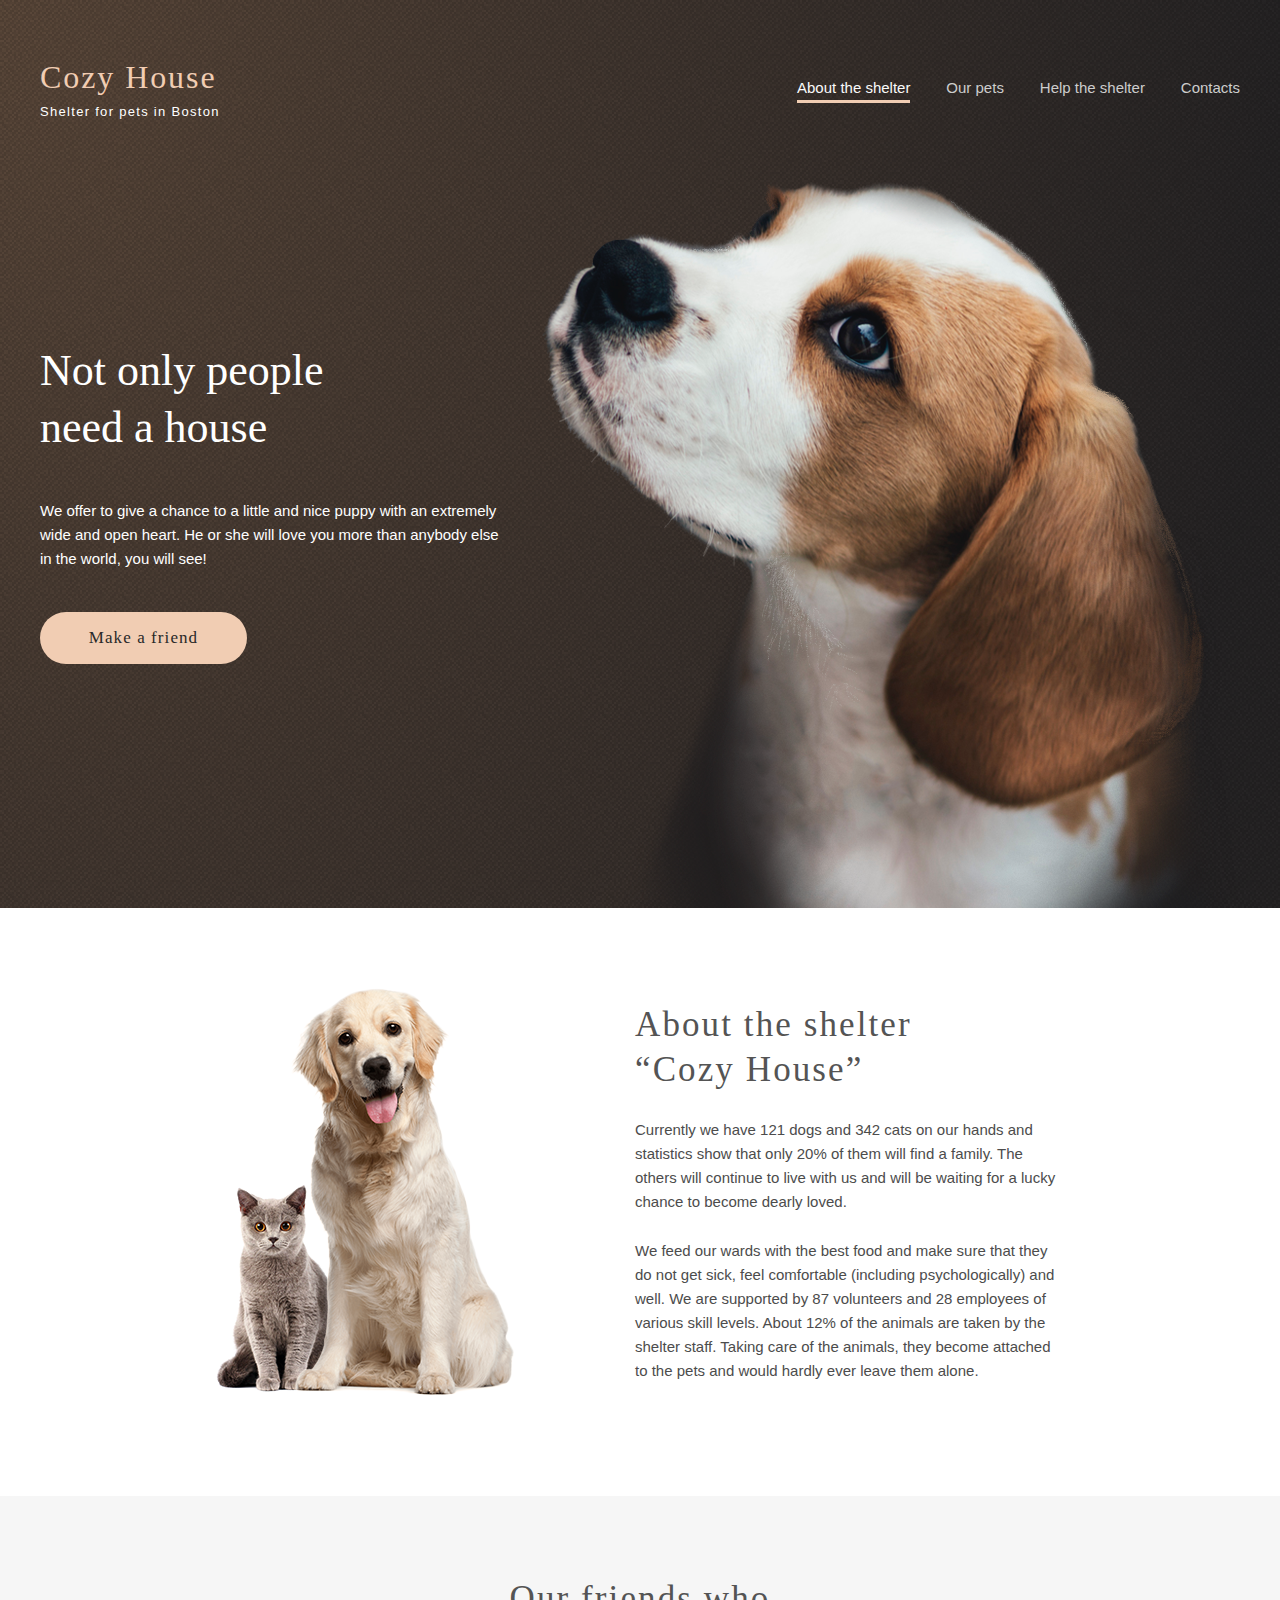
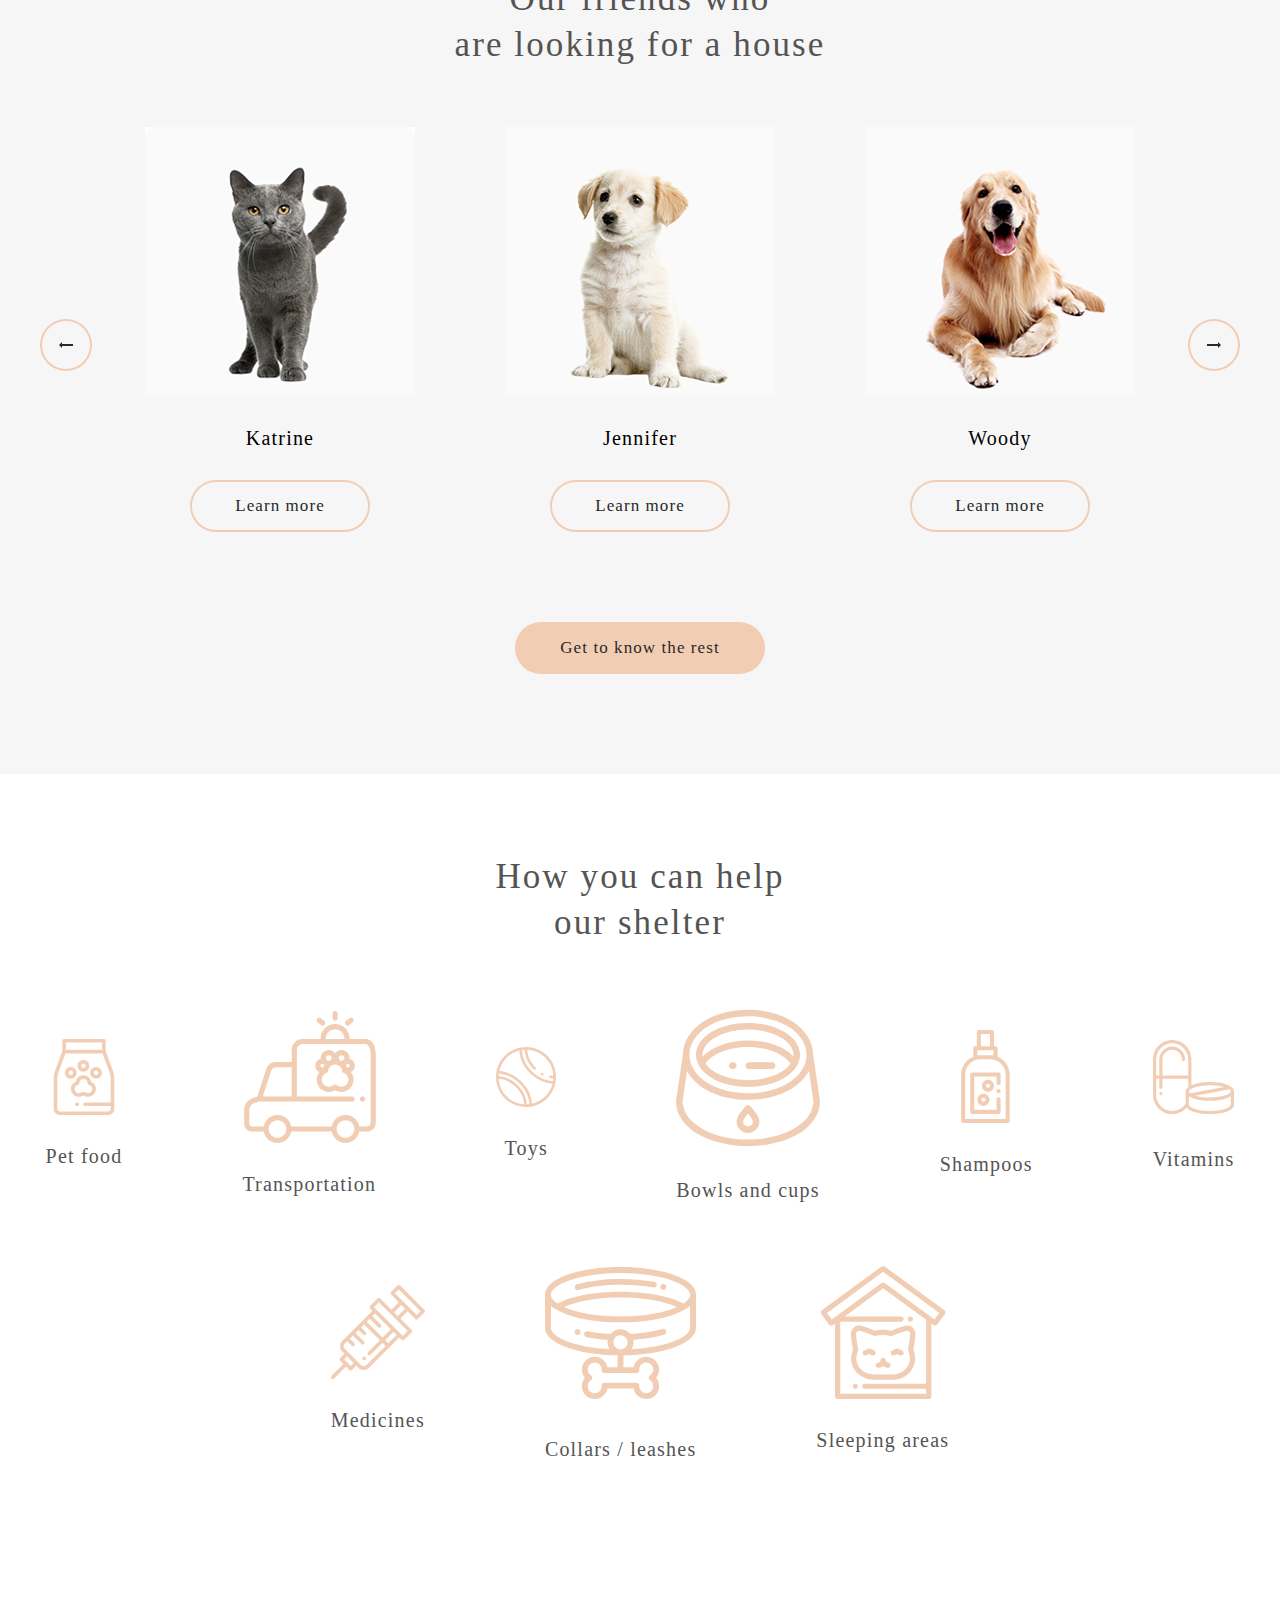
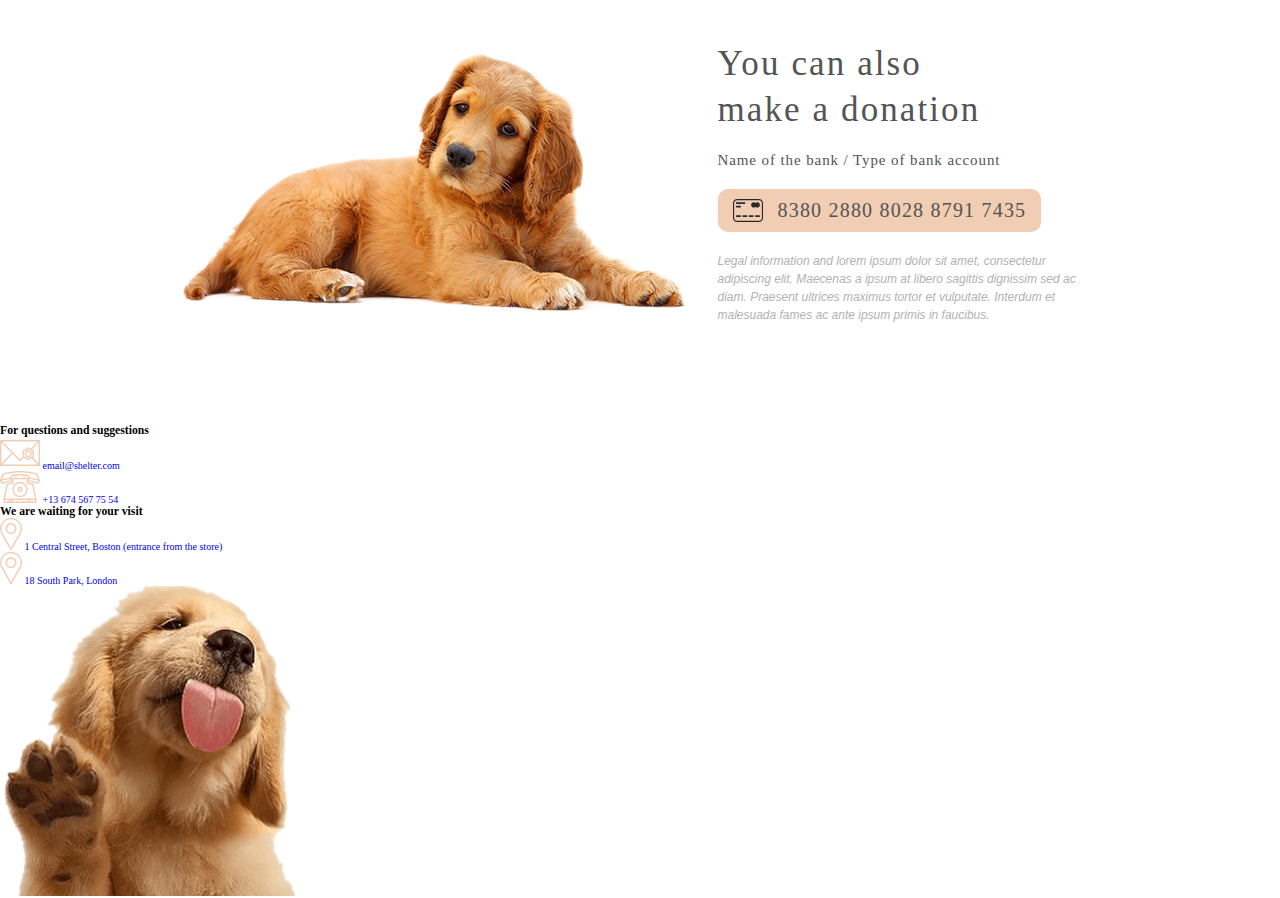
<file: pages/main/index.html>
<!DOCTYPE html>
<html lang="en">
<head>
    <meta charset="UTF-8">
    <meta name="viewport" content="width=device-width, initial-scale=1.0">
    <link rel="stylesheet" href="style.css">
    <title>Document</title>
</head>
<body>

    <div class="first_screen">
        <header>
            <div class="header_wrapper">
                <div class="logo_wrapper">
                    <h1 class="logo_title">Cozy House</h1>
                    <p class="logo_subtitle">Shelter for pets in Boston</p>
                </div>
        
                <nav class="nav_wrapper">
                    <ul class="nav_menu">
                        <li><a id="active_link" href="#">About the shelter</a></li>
                        <li><a href="#">Our pets</a></li>
                        <li><a href="#">Help the shelter</a></li>
                        <li><a href="#">Contacts</a></li>
                    </ul>
                </nav>
            </div>
        </header>

        <div class="first_screen_content">
            <div class="first_screen_text">
                <h2>Not only people need a house</h2>
                <p>We offer to give a chance to a little and nice puppy with an extremely wide and open heart. He or she will love you more than anybody else in the world, you will see!</p>
                <button class="first_screen_button">Make a friend</button>
            </div>
            <img src="assets/images/start-screen-puppy.png" alt="puppy">
        </div>        
    </div>

    <div class="about">
        <div class="about_content">
            <img src="assets/images/about-pets.png" alt="about-pets">
            <div class="about_text">
                <h2>About the shelter<br>“Cozy House”</h2>
                <p>Currently we have 121 dogs and 342 cats on our hands and statistics show that only 20% of them will find a family. The others will continue to live with us and will be waiting for a lucky chance to become dearly loved.</p>
                <p>We feed our wards with the best food and make sure that they do not get sick, feel comfortable (including psychologically) and well. We are supported by 87 volunteers and 28 employees of various skill levels. About 12% of the animals are taken by the shelter staff. Taking care of the animals, they become attached to the pets and would hardly ever leave them alone.</p>
            </div>
        </div>
    </div>

    <div class="pets">
        <div class="wrapper">
            <div class="pets_wrapper">
                
                <h3 class="pets_title">
                    <span>Our friends who</span>
                    <span>are looking for a house</span>
                </h3>

                <div class="pets_content">
                    <button class="slider_button">
                        <img src="assets/svg/Arrow.svg" alt="Left arrow">
                    </button>

                    <div class="pets_cards">
                        <div class="pets_card">
                            <img src="assets/images/pets/pets-katrine.png" alt="pets Katrine" class="pets_card-image">
                            <div class="pets_card-content">
                                <h4 class="pets_card-title">Katrine</h4>
                                <button class="pets_card-button">Learn more</button>
                            </div>
                        </div>

                        <div class="pets_card">
                            <img src="assets/images/pets/pets-jennifer.png" alt="pets Jennifer" class="pets_card-image">
                            <div class="pets_card-content">
                                <h4 class="pets_card-title">Jennifer</h4>
                                <button class="pets_card-button">Learn more</button>
                            </div>
                        </div>

                        <div class="pets_card">
                            <img src="assets/images/pets/pets-woody.png" alt="pets Woody" class="pets_card-image">
                            <div class="pets_card-content">
                                <h4 class="pets_card-title">Woody</h4>
                                <button class="pets_card-button">Learn more</button>
                            </div>
                        </div>
                    </div>

                    <button class="slider_button_reverted">
                        <img src="assets/svg/Arrow.svg" alt="Right arrow">
                    </button>
                </div>

                <button class="pets_button">
                    Get to know the rest
                </button>
                
            </div>            
        </div>  
    </div>

    <div class="help">
        <div class="help_wrapper wrapper">
            <h3 class="help_title">
                <span>How you can help</span>
                <span>our shelter</span>
            </h3>

            <div class="help_content">
                <div class="help_item">
                    <img src="assets/svg/pet-food.svg" alt="Pet food" class="help_item-icon">
                    <h4 class="help_item-title">Pet food</h4>
                </div>
                <div class="help_item">
                    <img src="assets/svg/transportation.svg" alt="Transportation" class="help_item-icon">
                    <h4 class="help_item-title">Transportation</h4>
                </div>
                <div class="help_item">
                    <img src="assets/svg/toys.svg" alt="Toys" class="help_item-icon">
                    <h4 class="help_item-title">Toys</h4>
                </div>
                <div class="help_item">
                    <img src="assets/svg/bowls-and-cups.svg" alt="Bowls and cups" class="help_item-icon">
                    <h4 class="help_item-title">Bowls and cups</h4>
                </div>
                <div class="help_item">
                    <img src="assets/svg/shampoos.svg" alt="Shampoos" class="help_item-icon">
                    <h4 class="help_item-title">Shampoos</h4>
                </div>
                <div class="help_item">
                    <img src="assets/svg/vitamins.svg" alt="Vitamins" class="help_item-icon">
                    <h4 class="help_item-title">Vitamins</h4>
                </div>
                <div class="help_item">
                    <img src="assets/svg/medicines.svg" alt="Medicines" class="help_item-icon">
                    <h4 class="help_item-title">Medicines</h4>
                </div>
                <div class="help_item">
                    <img src="assets/svg/collars-or-leashes.svg" alt="Collars or leashes" class="help_item-icon">
                    <h4 class="help_item-title">Collars / leashes</h4>
                </div>
                <div class="help_item">
                    <img src="assets/svg/sleeping-area.svg" alt="Sleeping areas" class="help_item-icon">
                    <h4 class="help_item-title">Sleeping areas</h4>
                </div>
            </div>
        </div>
    </div>

    <div class="donation">
        <div class="donation_wrapper">
            <div class="img_wrapper">
                <img src="assets/images/donation-dog.png" alt="Donation dog" class="donation_dog">
            </div>

            <div class="donation_content">
                    <h3 class="donation_title">
                       <span>You can also</span> 
                       <span>make a donation</span>
                    </h3>
                    <h5 class="donation_subtitle">Name of the bank / Type of bank account</h5>
                    <div class="donation_payment">
                        <img src="assets/svg/credit-card.svg" alt="Credit card icon" class="donation_card-img">
                        <a class="donation_card-number" href="#">8380 2880 8028 8791 7435</a>
                    </div>
                    <p class="donation_description">Legal information and lorem ipsum dolor sit amet, consectetur adipiscing elit. Maecenas a ipsum at libero sagittis dignissim sed ac diam. Praesent ultrices maximus tortor et vulputate. Interdum et malesuada fames ac ante ipsum primis in faucibus.</p>
            </div>
        </div>
    </div>

    <footer>
        <div class="footer_wrapper">
            <div class="footer_wrapper-content">
                <div class="column_one">
                    <h3 class="column_one-title">
                        <span>For questions</span>
                        <span>and suggestions</span>
                    </h3>
                    <div class="email">
                        <img src="assets/svg/icon-email.svg" alt="Email" class="email_icon">
                        <a href="mailto:email@shelter.com" class="email_text">email@shelter.com</a>
                    </div>
                    <div class="telephone">
                        <img src="assets/svg/icon-phone.svg" alt="Telephone" class="telephone_icon">
                        <a href="tel:+13 674 567 75 54" class="telephone_number">+13 674 567 75 54</a>
                    </div>
                </div>

                <div class="column_two">
                    <h3 class="column_two-title">
                        <span>We are waiting</span>
                        <span>for your visit</span>
                    </h3>
                    <div class="boston_address">
                        <img src="assets/svg/icon-marker.svg" alt="Marker" class="marker_icon">
                        <a href="https://goo.gl/maps/2T1tpUrZtrq83DUg8" class="boston_address-text"><span>1 Central Street, Boston</span>
                        <span>(entrance from the store)</span></a>
                    </div>
                    <div class="london_address">
                        <img src="assets/svg/icon-marker.svg" alt="Marker" class="marker_icon">
                        <a href="https://goo.gl/maps/kdRCTdxn8ttC45ZD8" class="london_address-text">18 South Park, London </a>
                    </div>                    
                </div>
                <img src="assets/images/footer-puppy.png" alt="Puppy" class="footer_puppy">
            </div>
        </div>
    </footer>
</body>
</html>
</file>
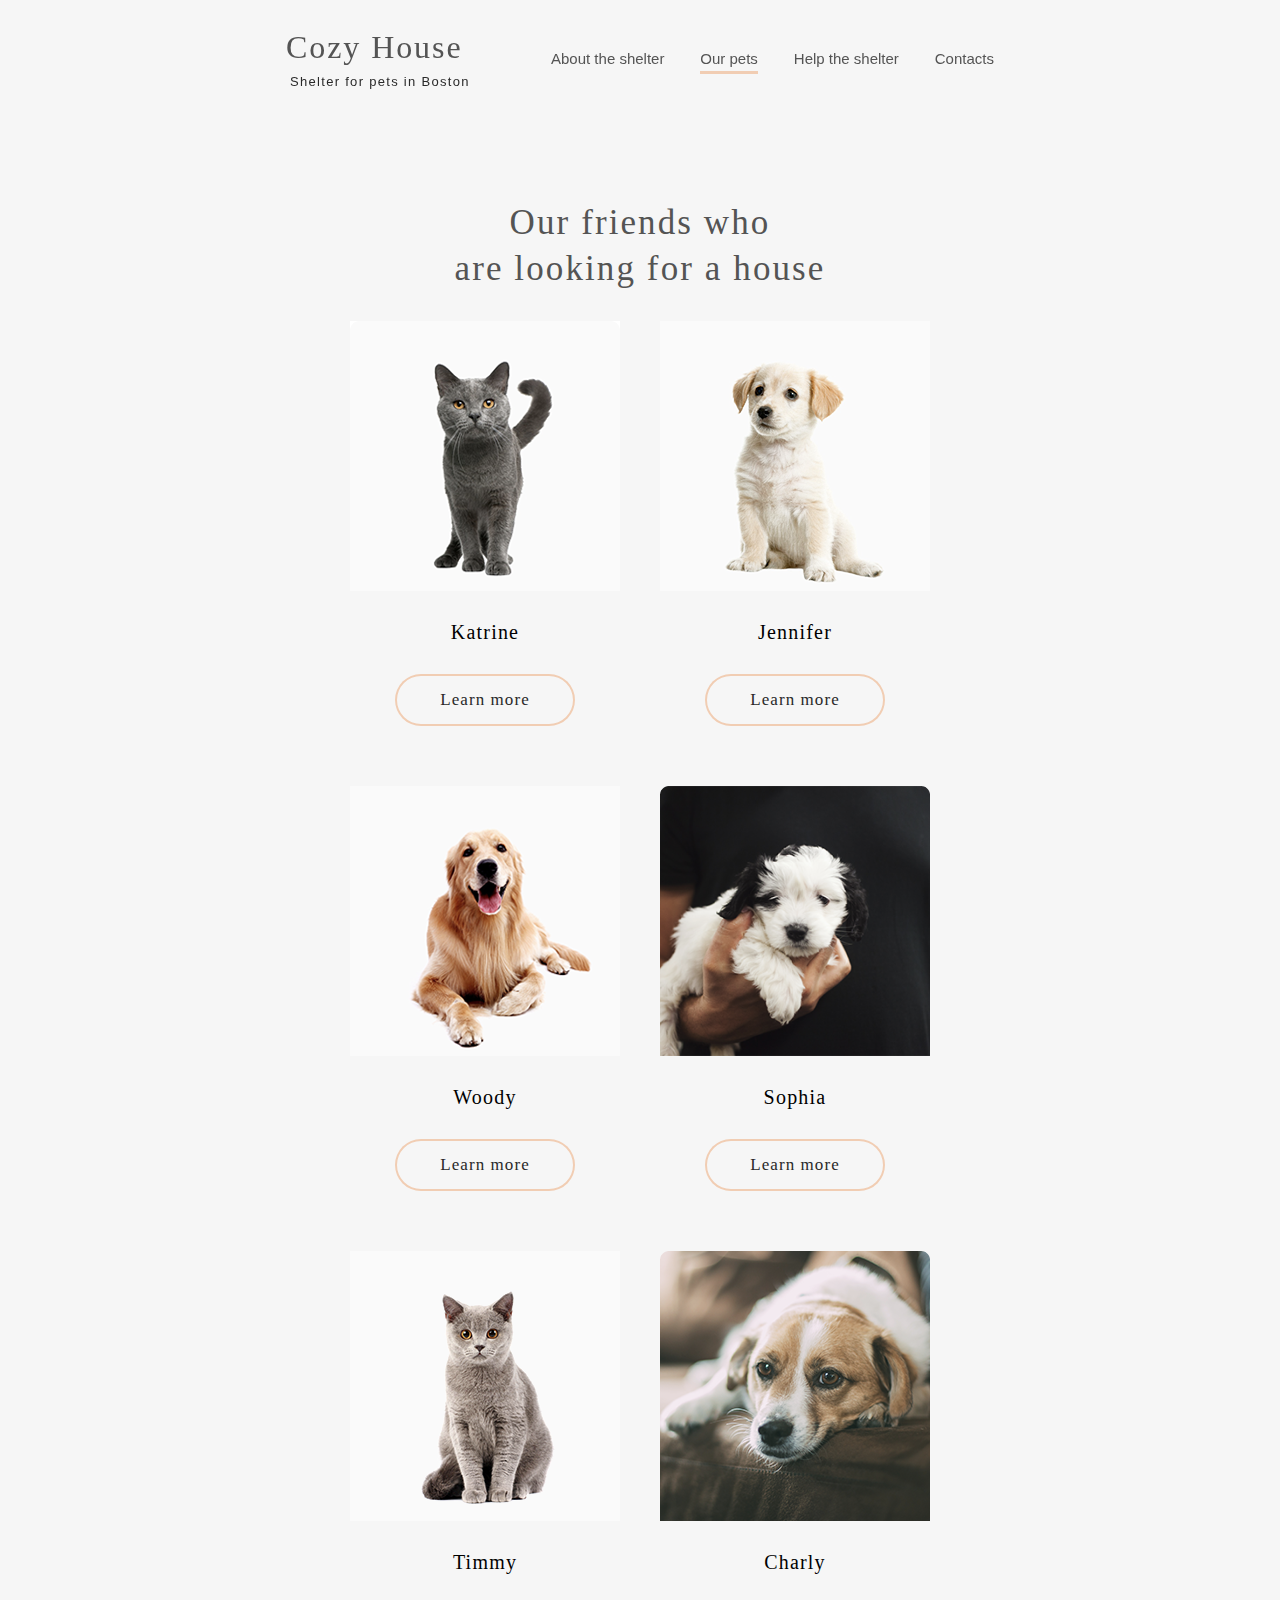
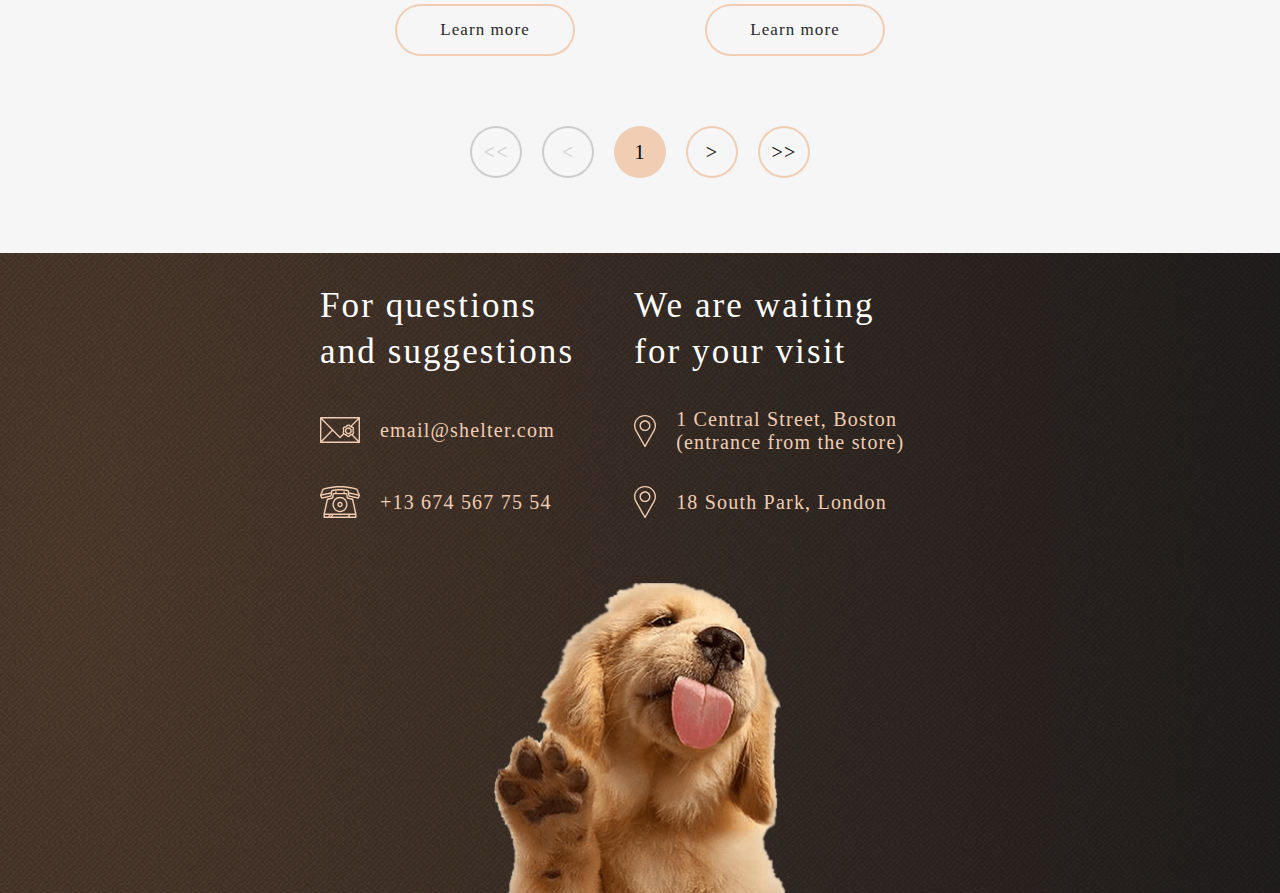
<file: pages/pets/pets.html>
<!DOCTYPE html>
<html lang="en">
<head>
    <meta charset="UTF-8">
    <meta name="viewport" content="width=device-width, initial-scale=1.0">
    <link rel="stylesheet" href="pets.css">
    <link rel="stylesheet" media='screen and (min-width: 768px) and (max-width: 1280px)' href="petstablet.css">
    <link rel="stylesheet" media='screen and (min-width: 320px) and (max-width: 768px)' href="petsmobile.css">
    <title>Document</title>
</head>
<body>
        <header>
            <div class="header_wrapper">
                <div class="logo_wrapper">
                    <h1 class="logo_title">Cozy House</h1>
                    <p class="logo_subtitle">Shelter for pets in Boston</p>
                </div>
        
                <nav class="nav_wrapper">
                    <ul class="nav_menu">
                        <li><a href="#">About the shelter</a></li>
                        <li><a id="active_link" href="#">Our pets</a></li>
                        <li><a href="#">Help the shelter</a></li>
                        <li><a href="#">Contacts</a></li>
                    </ul>
                    <div class="burger">
                        <span></span>
                    </div>
                </nav>
            </div>
        </header>

        <main class="main">
            <div class="main_wrapper">
                <h3 class="main_pets-title">
                    <span>Our friends who</span>
                    <span>are looking for a house</span>
                </h3>

                <div class="main_pets-cards">
                    <div class="pets_card">
                        <img src="assets/images/pets/pets-katrine.png" alt="pets Katrine" class="pets_card-image">
                        <div class="pets_card-content">
                            <h4 class="pets_card-title">Katrine</h4>
                            <button class="pets_card-button">Learn more</button>
                        </div>
                    </div>

                    <div class="pets_card">
                        <img src="assets/images/pets/pets-jennifer.png" alt="pets Jennifer" class="pets_card-image">
                        <div class="pets_card-content">
                            <h4 class="pets_card-title">Jennifer</h4>
                            <button class="pets_card-button">Learn more</button>
                        </div>
                    </div>

                    <div class="pets_card">
                        <img src="assets/images/pets/pets-woody.png" alt="pets Woody" class="pets_card-image">
                        <div class="pets_card-content">
                            <h4 class="pets_card-title">Woody</h4>
                            <button class="pets_card-button">Learn more</button>
                        </div>
                    </div>

                    <div class="pets_card excess">
                        <img src="assets/images/pets/pets-sophia.png" alt="pets Sophia" class="pets_card-image">
                        <div class="pets_card-content">
                            <h4 class="pets_card-title">Sophia</h4>
                            <button class="pets_card-button">Learn more</button>
                        </div>
                    </div>

                    <div class="pets_card excess">
                        <img src="assets/images/pets/pets-timmy.png" alt="pets Timmy" class="pets_card-image">
                        <div class="pets_card-content">
                            <h4 class="pets_card-title">Timmy</h4>
                            <button class="pets_card-button">Learn more</button>
                        </div>
                    </div>

                    <div class="pets_card excess">
                        <img src="assets/images/pets/pets-charly.png" alt="pets Charly" class="pets_card-image">
                        <div class="pets_card-content">
                            <h4 class="pets_card-title">Charly</h4>
                            <button class="pets_card-button">Learn more</button>
                        </div>
                    </div>

                    <div class="pets_card medium_excess">
                        <img src="assets/images/pets/pets-scarlett.png" alt="pets Scarlett" class="pets_card-image">
                        <div class="pets_card-content">
                            <h4 class="pets_card-title">Scarlett</h4>
                            <button class="pets_card-button">Learn more</button>
                        </div>
                    </div>

                    <div class="pets_card medium_excess">
                        <img src="assets/images/pets/pets-freddie.png" alt="pets Freddie" class="pets_card-image">
                        <div class="pets_card-content">
                            <h4 class="pets_card-title">Freddie</h4>
                            <button class="pets_card-button">Learn more</button>
                        </div>
                    </div>
                </div>

                <div class="main_paginations">
                    <button class="paginations_button" disabled>
                        &#60;&#60;
                    </button>
                    <button class="paginations_button" disabled>
                        &#60;
                    </button>
                    <button class="paginations_button paginations_button-active">
                        1
                    </button>
                    <button class="paginations_button">
                        &#62;
                    </button>
                    <button class="paginations_button">
                        &#62;&#62;
                    </button>

                </div>
            </div>
        </main>


        <footer>
            <div class="footer_wrapper">
                <div class="footer_wrapper-content">
                    <div class="column_one">
                        <h3 class="column_one-title">
                            <span>For questions</span>
                            <span>and suggestions</span>
                            <span class="mobile_span">For questions and</span>
                            <span class="mobile_span">suggestions</span>
                        </h3>
                        <div class="email">
                            <img src="assets/svg/icon-email.svg" alt="Email" class="email_icon">
                            <a href="mailto:email@shelter.com" class="email_text">email@shelter.com</a>
                        </div>
                        <div class="telephone">
                            <img src="assets/svg/icon-phone.svg" alt="Telephone" class="telephone_icon">
                            <a href="tel:+13 674 567 75 54" class="telephone_number">+13 674 567 75 54</a>
                        </div>
                    </div>
    
                    <div class="column_two">
                        <h3 class="column_two-title">
                            <span>We are waiting</span>
                            <span>for your visit</span>
                            <span class="mobile_span">We are waiting for</span>
                            <span class="mobile_span">your visit</span>
                        </h3>
                        <div class="boston_address">
                            <img src="assets/svg/icon-marker.svg" alt="Marker" class="marker_icon">
                            <a href="https://goo.gl/maps/2T1tpUrZtrq83DUg8" class="boston_address-text"><span>1 Central Street, Boston</span>
                            <span>(entrance from the store)</span></a>
                        </div>
                        <div class="london_address">
                            <img src="assets/svg/icon-marker.svg" alt="Marker" class="marker_icon">
                            <a href="https://goo.gl/maps/kdRCTdxn8ttC45ZD8" class="london_address-text">18 South Park, London </a>
                        </div>                    
                    </div>
                    <img src="assets/images/footer-puppy.png" alt="Puppy" class="footer_puppy">
                </div>
            </div>
        </footer>
</body>
</html>
</file>
<file: pages/main/style.css>
:root {
  font-size: 10px;
}

* {
  margin: 0;
  padding: 0;
  list-style-type: none;
  text-decoration: none;
  -webkit-box-sizing: border-box;
          box-sizing: border-box;
}

body {
  width: 100%;
  margin: 0 auto;
}

.first_screen {
  background: url(/assets/noise_transparent@2x.png), radial-gradient(100% 215.42% at 0% 0%, #5B483A 0%, #262425 100%), #211F20;
}

/* ----------------Header------------------------*/
header {
  width: 100%;
  position: absolute;
  top: 6rem;
}

.header_wrapper {
  display: -webkit-box;
  display: -ms-flexbox;
  display: flex;
  margin: 0 auto;
  max-width: 120rem;
  -webkit-box-pack: justify;
      -ms-flex-pack: justify;
          justify-content: space-between;
}

.logo_wrapper {
  display: -webkit-box;
  display: -ms-flexbox;
  display: flex;
  -webkit-box-orient: vertical;
  -webkit-box-direction: normal;
      -ms-flex-direction: column;
          flex-direction: column;
}

.logo_wrapper .logo_title {
  margin: 0;
  font-family: Georgia;
  font-weight: normal;
  font-size: 3.2rem;
  line-height: 110%;
  letter-spacing: 0.192rem;
  color: #F1CDB3;
}

.logo_wrapper .logo_subtitle {
  font-family: Arial;
  font-size: 1.3rem;
  line-height: 110%;
  letter-spacing: 0.13rem;
  color: #ffffff;
  margin-top: 1rem;
  text-align: center;
}

.nav_wrapper {
  width: 36.916%;
  display: -webkit-box;
  display: -ms-flexbox;
  display: flex;
  -webkit-box-align: center;
      -ms-flex-align: center;
          align-items: center;
}

.nav_wrapper .nav_menu {
  width: 100%;
  display: -webkit-box;
  display: -ms-flexbox;
  display: flex;
  -webkit-box-pack: justify;
      -ms-flex-pack: justify;
          justify-content: space-between;
}

.nav_wrapper .nav_menu li {
  display: -webkit-box;
  display: -ms-flexbox;
  display: flex;
}

.nav_wrapper .nav_menu li a {
  font-family: Arial;
  font-size: 1.5rem;
  line-height: 160%;
  color: #CDCDCD;
  font-weight: normal;
}

.nav_wrapper .nav_menu li a:hover {
  color: #FAFAFA;
  border-bottom: 0.3rem solid #F1CDB3;
}

.nav_wrapper .nav_menu li #active_link {
  color: #FAFAFA;
  border-bottom: 0.3rem solid #F1CDB3;
}

/* -----------First screen content------------------------  */
.first_screen_content {
  display: -webkit-box;
  display: -ms-flexbox;
  display: flex;
  margin: 0 auto;
  max-width: 120rem;
  -webkit-box-pack: justify;
      -ms-flex-pack: justify;
          justify-content: space-between;
  padding-top: 18rem;
}

.first_screen_content .first_screen_text {
  display: -webkit-box;
  display: -ms-flexbox;
  display: flex;
  -webkit-box-orient: vertical;
  -webkit-box-direction: normal;
      -ms-flex-direction: column;
          flex-direction: column;
  -webkit-box-pack: center;
      -ms-flex-pack: center;
          justify-content: center;
  padding-bottom: 8.2rem;
  max-width: 46rem;
}

.first_screen_content .first_screen_text h2 {
  font-family: Georgia;
  font-size: 4.4rem;
  line-height: 130%;
  color: #FFFFFF;
  max-width: 31rem;
  font-weight: normal;
}

.first_screen_content .first_screen_text p {
  margin-top: 4.2rem;
  font-family: Arial;
  font-size: 1.5rem;
  line-height: 160%;
  -webkit-box-align: center;
      -ms-flex-align: center;
          align-items: center;
  color: #FFFFFF;
}

.first_screen_content .first_screen_text .first_screen_button {
  margin-top: 4.1rem;
  width: 20.7rem;
  white-space: nowrap;
  padding: 1.5rem 4.5rem;
  font-size: 1.7rem;
  border-radius: 10rem;
  line-height: 130%;
  letter-spacing: 0.108rem;
  border: none;
  color: #292929;
  font-family: Georgia;
  cursor: pointer;
  outline: none;
  background-color: #F1CDB3;
}

.first_screen_content .first_screen_text .first_screen_button:hover {
  background-color: #fddcc4;
}

.about {
  display: -webkit-box;
  display: -ms-flexbox;
  display: flex;
  margin: 0 auto;
  max-width: 120rem;
  padding-top: 8rem;
  padding-bottom: 10rem;
}

.about .about_content {
  padding-left: 17.5rem;
  padding-right: 17.5rem;
  width: 100%;
  display: -webkit-box;
  display: -ms-flexbox;
  display: flex;
  -webkit-box-pack: justify;
      -ms-flex-pack: justify;
          justify-content: space-between;
}

.about .about_content .about_text {
  display: -webkit-box;
  display: -ms-flexbox;
  display: flex;
  -webkit-box-orient: vertical;
  -webkit-box-direction: normal;
      -ms-flex-direction: column;
          flex-direction: column;
  max-width: 43rem;
  -webkit-box-pack: center;
      -ms-flex-pack: center;
          justify-content: center;
}

.about .about_content .about_text h2 {
  font-family: Georgia;
  font-weight: normal;
  font-size: 3.5rem;
  line-height: 130%;
  letter-spacing: 0.21rem;
  color: #545454;
}

.about .about_content .about_text p {
  font-family: Arial;
  font-size: 1.5rem;
  line-height: 160%;
  color: #4c4c4c;
  margin-top: 2.5rem;
}

.pets {
  padding-top: 8rem;
  padding-bottom: 10rem;
  background-color: #f6f6f6;
}

.pets .wrapper {
  display: -webkit-box;
  display: -ms-flexbox;
  display: flex;
  margin: 0 auto;
  max-width: 120rem;
}

.pets .wrapper .pets_wrapper {
  display: -webkit-box;
  display: -ms-flexbox;
  display: flex;
  width: 100%;
  -webkit-box-orient: vertical;
  -webkit-box-direction: normal;
      -ms-flex-direction: column;
          flex-direction: column;
  -webkit-box-align: center;
      -ms-flex-align: center;
          align-items: center;
}

.pets .wrapper .pets_wrapper .pets_title {
  font-family: Georgia;
  font-weight: normal;
  font-size: 3.5rem;
  line-height: 130%;
  letter-spacing: 0.21rem;
  color: #545454;
  max-width: 40rem;
  text-align: center;
}

.pets .wrapper .pets_wrapper .pets_title span {
  display: block;
}

.pets .wrapper .pets_wrapper .pets_content {
  display: -webkit-box;
  display: -ms-flexbox;
  display: flex;
  -webkit-box-align: center;
      -ms-flex-align: center;
          align-items: center;
}

.pets .wrapper .pets_wrapper .pets_content .pets_cards {
  display: -webkit-box;
  display: -ms-flexbox;
  display: flex;
  padding: 6rem 0.8rem;
}

.pets .wrapper .pets_wrapper .pets_content .pets_cards .pets_card {
  display: -webkit-box;
  display: -ms-flexbox;
  display: flex;
  -webkit-box-orient: vertical;
  -webkit-box-direction: normal;
      -ms-flex-direction: column;
          flex-direction: column;
  -webkit-box-pack: center;
      -ms-flex-pack: center;
          justify-content: center;
  -webkit-box-align: center;
      -ms-flex-align: center;
          align-items: center;
  border-radius: 0.9rem;
  margin: 0 4.5rem;
  cursor: pointer;
}

.pets .wrapper .pets_wrapper .pets_content .pets_cards .pets_card:hover {
  -webkit-box-shadow: 0px 2px 35px 14px rgba(13, 13, 13, 0.04);
          box-shadow: 0px 2px 35px 14px rgba(13, 13, 13, 0.04);
}

.pets .wrapper .pets_wrapper .pets_content .pets_cards .pets_card-image {
  width: 100%;
}

.pets .wrapper .pets_wrapper .pets_content .pets_cards .pets_card-content {
  display: -webkit-box;
  display: -ms-flexbox;
  display: flex;
  -webkit-box-orient: vertical;
  -webkit-box-direction: normal;
      -ms-flex-direction: column;
          flex-direction: column;
  padding-bottom: 3rem;
  -webkit-box-align: center;
      -ms-flex-align: center;
          align-items: center;
}

.pets .wrapper .pets_wrapper .pets_content .pets_cards .pets_card-content .pets_card-title {
  font-family: Georgia;
  font-weight: normal;
  font-size: 2rem;
  line-height: 115%;
  letter-spacing: 0.12rem;
  text-align: center;
  margin: 3rem 0;
}

.pets .wrapper .pets_wrapper .pets_content .pets_cards .pets_card-content .pets_card-button {
  padding: 1.5rem 4.5rem;
  font-size: 1.7rem;
  border-radius: 10rem;
  line-height: 130%;
  letter-spacing: 0.108rem;
  border: none;
  color: #292929;
  font-family: Georgia;
  cursor: pointer;
  outline: none;
  background-color: transparent;
  -webkit-box-shadow: inset 0 0 0 2px #F1CDB3;
          box-shadow: inset 0 0 0 2px #F1CDB3;
}

.pets .wrapper .pets_wrapper .pets_content .pets_cards .pets_card-content .pets_card-button:hover {
  background-color: #fddcc4;
}

.pets .wrapper .pets_wrapper .pets_content .pets_cards .pets_card-content .pets_card-button:hover {
  -webkit-box-shadow: none;
          box-shadow: none;
}

.pets .wrapper .pets_wrapper .pets_content .slider_button {
  display: -webkit-box;
  display: -ms-flexbox;
  display: flex;
  -webkit-box-pack: center;
      -ms-flex-pack: center;
          justify-content: center;
  -webkit-box-align: center;
      -ms-flex-align: center;
          align-items: center;
  width: 5.2rem;
  height: 5.2rem;
  -webkit-box-shadow: inset 0 0 0 0.2rem #F1CDB3;
          box-shadow: inset 0 0 0 0.2rem #F1CDB3;
  border-radius: 100%;
  background: none;
  padding: 1.9rem;
  border: none;
  cursor: pointer;
  outline: none;
}

.pets .wrapper .pets_wrapper .pets_content .slider_button:hover {
  background-color: #fddcc4;
  -webkit-box-shadow: none;
          box-shadow: none;
}

.pets .wrapper .pets_wrapper .pets_content .slider_button_reverted {
  -webkit-transform: rotate(180deg);
          transform: rotate(180deg);
  display: -webkit-box;
  display: -ms-flexbox;
  display: flex;
  -webkit-box-pack: center;
      -ms-flex-pack: center;
          justify-content: center;
  -webkit-box-align: center;
      -ms-flex-align: center;
          align-items: center;
  width: 5.2rem;
  height: 5.2rem;
  -webkit-box-shadow: inset 0 0 0 0.2rem #F1CDB3;
          box-shadow: inset 0 0 0 0.2rem #F1CDB3;
  border-radius: 100%;
  background: none;
  padding: 1.9rem;
  border: none;
  cursor: pointer;
  outline: none;
}

.pets .wrapper .pets_wrapper .pets_content .slider_button_reverted:hover {
  background-color: #fddcc4;
  -webkit-box-shadow: none;
          box-shadow: none;
}

.pets .wrapper .pets_wrapper .pets_button {
  padding: 1.5rem 4.5rem;
  font-size: 1.7rem;
  border-radius: 10rem;
  line-height: 130%;
  letter-spacing: 0.108rem;
  border: none;
  color: #292929;
  font-family: Georgia;
  cursor: pointer;
  outline: none;
  background-color: #F1CDB3;
}

.pets .wrapper .pets_wrapper .pets_button:hover {
  background-color: #fddcc4;
}

.help {
  padding-top: 8rem;
  padding-bottom: 10rem;
}

.help .wrapper {
  -webkit-box-orient: vertical;
  -webkit-box-direction: normal;
      -ms-flex-direction: column;
          flex-direction: column;
  display: -webkit-box;
  display: -ms-flexbox;
  display: flex;
  margin: 0 auto;
  max-width: 120rem;
}

.help .wrapper .help_title {
  font-family: Georgia;
  font-weight: normal;
  font-size: 3.5rem;
  line-height: 130%;
  letter-spacing: 0.21rem;
  color: #545454;
  text-align: center;
}

.help .wrapper .help_title span {
  display: block;
}

.help .wrapper .help_content {
  margin-top: 6rem;
  display: -webkit-box;
  display: -ms-flexbox;
  display: flex;
  -ms-flex-wrap: wrap;
      flex-wrap: wrap;
  gap: 5.5rem 12rem;
  -webkit-box-align: center;
      -ms-flex-align: center;
          align-items: center;
  -webkit-box-pack: center;
      -ms-flex-pack: center;
          justify-content: center;
}

.help .wrapper .help_content .help_item {
  display: -webkit-box;
  display: -ms-flexbox;
  display: flex;
  -webkit-box-orient: vertical;
  -webkit-box-direction: normal;
      -ms-flex-direction: column;
          flex-direction: column;
}

.help .wrapper .help_content .help_item-title {
  margin-top: 3rem;
  font-family: Georgia;
  font-weight: normal;
  font-size: 2rem;
  line-height: 115%;
  letter-spacing: 0.12rem;
  color: #545454;
  text-align: center;
}

.donation {
  padding-top: 8rem;
  padding-bottom: 10rem;
}

.donation_wrapper {
  display: -webkit-box;
  display: -ms-flexbox;
  display: flex;
  margin: 0 auto;
  max-width: 120rem;
  -webkit-box-pack: center;
      -ms-flex-pack: center;
          justify-content: center;
}

.donation_wrapper .img_wrapper {
  display: -webkit-box;
  display: -ms-flexbox;
  display: flex;
  -webkit-box-pack: center;
      -ms-flex-pack: center;
          justify-content: center;
  -webkit-box-align: center;
      -ms-flex-align: center;
          align-items: center;
}

.donation_wrapper .donation_content {
  margin-left: 3rem;
  display: -webkit-box;
  display: -ms-flexbox;
  display: flex;
  -webkit-box-orient: vertical;
  -webkit-box-direction: normal;
      -ms-flex-direction: column;
          flex-direction: column;
  max-width: 38rem;
  -webkit-box-align: start;
      -ms-flex-align: start;
          align-items: flex-start;
}

.donation_wrapper .donation_content .donation_title {
  font-family: Georgia;
  font-weight: normal;
  font-size: 3.5rem;
  line-height: 130%;
  letter-spacing: 0.21rem;
  color: #545454;
}

.donation_wrapper .donation_content .donation_title span {
  display: block;
}

.donation_wrapper .donation_content .donation_subtitle {
  margin-top: 2rem;
  color: #545454;
  font-family: Georgia;
  font-weight: normal;
  font-size: 1.5rem;
  line-height: 110%;
  letter-spacing: 0.09rem;
}

.donation_wrapper .donation_content .donation_payment {
  padding: 1.5rem 4.5rem;
  font-size: 1.7rem;
  border-radius: 10rem;
  line-height: 130%;
  letter-spacing: 0.108rem;
  border: none;
  color: #292929;
  font-family: Georgia;
  cursor: pointer;
  outline: none;
  background-color: #F1CDB3;
  margin-top: 2rem;
  padding: 1rem 1.5rem;
  border-radius: 1rem;
  display: -webkit-box;
  display: -ms-flexbox;
  display: flex;
}

.donation_wrapper .donation_content .donation_payment:hover {
  background-color: #fddcc4;
}

.donation_wrapper .donation_content .donation_payment .donation_card-number {
  padding-left: 1.5rem;
  font-family: Georgia;
  font-weight: normal;
  font-size: 2rem;
  line-height: 115%;
  letter-spacing: 0.12rem;
  color: #545454;
}

.donation_wrapper .donation_content .donation_description {
  margin-top: 2rem;
  color: #b2b2b2;
  font-family: Arial;
  font-weight: normal;
  font-size: 1.2rem;
  font-style: italic;
  line-height: 150%;
}

/* ----------------Header-----------------------

header {
    position: relative;
    width: 93.75%;
    height: 60px;
    top: 60px;
    margin-right: auto;
    margin-left: auto;
    display: flex;
    justify-content: space-between;
}

.logo_wrapper {
    width: 186px;
    height: 60px;
}

header h1 {
    margin: 0;
    font-family: Georgia;
    font-style: normal;
    font-weight: normal;
    font-size: 32px;
    line-height: 110%;
    align-items: center;
    letter-spacing: 0.06em;
    color: #F1CDB3;
}

header p {
    font-family: Arial;
    font-style: normal;
    font-weight: normal;
    font-size: 13px;
    line-height: 15px;
    align-items: center;
    letter-spacing: 0.1em;
    color: #FFFFFF;
    top: 10px;
    left: 4px;
    position: relative;
}

.nav_menu {
    position: relative;
    top: 16px;
    width: 443px;
    height: 27px;
    display: flex;
    justify-content: space-between;
    align-items: center;
}

.nav_menu li a {
    font-family: Arial;
    font-style: normal;
    font-weight: normal;
    font-size: 15px;
    line-height: 160%;color: #CDCDCD;
}

.nav_menu li a:hover {
    color: #FAFAFA;
    border-bottom: 3px solid #FAFAFA;
}

.highlight {
    color: #FAFAFA;
    border-bottom: 3px solid #FAFAFA;
}

/* -----------------------------First Screen--------------------------- */
/* .first_screen {
    height: 908px;
    background: url(/assets/images/start-screen-gradient-background.png);
}

.first_screen_content {
    position: relative;
    width: 1200px;
    height: 728px;
    margin-left: auto;
    margin-right: auto;
    vertical-align: bottom;
    top: 120px;
    display: flex;
}

.first_screen_text {
    position: relative;
    top: 163px;
}

.first_screen_text h2 {
    font-family: Georgia;
    font-style: normal;
    font-weight: normal;
    font-size: 44px;
    line-height: 130%;
    color: #FFFFFF;
    margin-bottom: 42px;
}

.first_screen_text p {
    font-family: Arial;
    font-style: normal;
    font-weight: normal;
    font-size: 15px;
    line-height: 160%;
    color: #CDCDCD;
    margin-bottom: 41px;
}

.first_screen_text button {
    width: 207px;
    height: 52px;
    background: #F1CDB3;
    border-radius: 100px;
    border: none;
    font-family: Georgia;
    font-style: normal;
    font-weight: normal;
    font-size: 17px;
    line-height: 130%;
    letter-spacing: 0.06em;
    color: #292929;
}

.first_screen_content img {
    position: relative;
    left: 43px;
} */
/* -------------------------About----------------------------------- */
/* .about {
    height: 588px;
    padding-top: 80px;
}

.about_content {
    display: flex;
    flex-direction: row;
    justify-content: center;
}

.about_content img {
    margin-right: 60px;
}

.about_text {
    width: 430px;
    height: 380px;
    margin-left: 60px;
    margin-top: 14px;    
}

.about_text h2 {
    font-family: Georgia;
    font-style: normal;
    font-weight: normal;
    font-size: 35px;
    line-height: 130%;
    letter-spacing: 0.06em;
    color: #545454;
}

.about_text p {
    font-family: Arial;
    font-style: normal;
    font-weight: normal;
    font-size: 15px;
    line-height: 160%;
    color: #4C4C4C;
    margin-top: 25px;
} */
/* -----------------------Pets-------------------------------- */
/* .pets {
    width: 877px;
} */
/*# sourceMappingURL=style.css.map */
</file>
<file: pages/pets/pets.css>
:root {
  font-size: 10px;
}

* {
  margin: 0;
  padding: 0;
  list-style-type: none;
  text-decoration: none;
  -webkit-box-sizing: border-box;
          box-sizing: border-box;
}

body {
  width: 100%;
  margin: 0 auto;
}

/* ----------------Header------------------------*/
header {
  width: 100%;
  position: -webkit-sticky;
  position: sticky;
}

.header_wrapper {
  display: -webkit-box;
  display: -ms-flexbox;
  display: flex;
  margin: 0 auto;
  max-width: 120rem;
  min-height: 12rem;
  -webkit-box-pack: justify;
      -ms-flex-pack: justify;
          justify-content: space-between;
  padding: 3rem 0;
  z-index: 2;
}

.logo_wrapper {
  display: -webkit-box;
  display: -ms-flexbox;
  display: flex;
  -webkit-box-orient: vertical;
  -webkit-box-direction: normal;
      -ms-flex-direction: column;
          flex-direction: column;
}

.logo_wrapper .logo_title {
  margin: 0;
  font-family: Georgia;
  font-weight: normal;
  font-size: 3.2rem;
  line-height: 110%;
  letter-spacing: 0.192rem;
  color: #545454;
}

.logo_wrapper .logo_subtitle {
  font-family: Arial;
  font-size: 1.3rem;
  line-height: 115%;
  letter-spacing: 0.13rem;
  color: #292929;
  margin-top: 1rem;
  margin-left: 0.4rem;
}

.nav_wrapper {
  width: 44.3rem;
  display: -webkit-box;
  display: -ms-flexbox;
  display: flex;
  -webkit-box-align: center;
      -ms-flex-align: center;
          align-items: center;
}

.nav_wrapper .nav_menu {
  width: 100%;
  display: -webkit-box;
  display: -ms-flexbox;
  display: flex;
  -webkit-box-pack: justify;
      -ms-flex-pack: justify;
          justify-content: space-between;
}

.nav_wrapper .nav_menu li {
  display: -webkit-box;
  display: -ms-flexbox;
  display: flex;
}

.nav_wrapper .nav_menu li a {
  font-family: Arial;
  font-size: 1.5rem;
  line-height: 160%;
  color: #545454;
  font-weight: normal;
}

.nav_wrapper .nav_menu li a:hover {
  color: #292929;
  border-bottom: 0.3rem solid #F1CDB3;
}

.nav_wrapper .nav_menu li #active_link {
  color: #545454;
  border-bottom: 0.3rem solid #F1CDB3;
}

.nav_wrapper .burger {
  display: none;
}

main {
  width: 100%;
  padding-top: 8rem;
  padding-bottom: 10rem;
  background: #f6f6f6;
}

main .main_wrapper {
  display: -webkit-box;
  display: -ms-flexbox;
  display: flex;
  -webkit-box-orient: vertical;
  -webkit-box-direction: normal;
      -ms-flex-direction: column;
          flex-direction: column;
  margin: 0 auto;
  max-width: 120rem;
}

main .main_wrapper .main_pets-title {
  font-family: Georgia;
  font-weight: normal;
  font-size: 3.5rem;
  line-height: 130%;
  letter-spacing: 0.21rem;
  color: #545454;
  text-align: center;
}

main .main_wrapper .main_pets-title span {
  display: block;
}

main .main_wrapper .main_pets-cards {
  display: -webkit-box;
  display: -ms-flexbox;
  display: flex;
  -ms-flex-wrap: wrap;
      flex-wrap: wrap;
  padding: 1.5rem 0;
  gap: 3rem 4rem;
  margin: 4.5rem 0;
}

main .main_wrapper .main_pets-cards .pets_card {
  display: -webkit-box;
  display: -ms-flexbox;
  display: flex;
  -webkit-box-orient: vertical;
  -webkit-box-direction: normal;
      -ms-flex-direction: column;
          flex-direction: column;
  -webkit-box-pack: center;
      -ms-flex-pack: center;
          justify-content: center;
  -webkit-box-align: center;
      -ms-flex-align: center;
          align-items: center;
  border-radius: 0.9rem;
  cursor: pointer;
}

main .main_wrapper .main_pets-cards .pets_card:hover {
  -webkit-box-shadow: 0px 2px 35px 14px rgba(13, 13, 13, 0.04);
          box-shadow: 0px 2px 35px 14px rgba(13, 13, 13, 0.04);
}

main .main_wrapper .main_pets-cards .pets_card-image {
  width: 100%;
}

main .main_wrapper .main_pets-cards .pets_card-content {
  display: -webkit-box;
  display: -ms-flexbox;
  display: flex;
  -webkit-box-orient: vertical;
  -webkit-box-direction: normal;
      -ms-flex-direction: column;
          flex-direction: column;
  padding-bottom: 3rem;
  -webkit-box-align: center;
      -ms-flex-align: center;
          align-items: center;
}

main .main_wrapper .main_pets-cards .pets_card-content .pets_card-title {
  font-family: Georgia;
  font-weight: normal;
  font-size: 2rem;
  line-height: 115%;
  letter-spacing: 0.12rem;
  text-align: center;
  margin: 3rem 0;
}

main .main_wrapper .main_pets-cards .pets_card-content .pets_card-button {
  padding: 1.5rem 4.5rem;
  font-size: 1.7rem;
  border-radius: 10rem;
  line-height: 130%;
  letter-spacing: 0.108rem;
  border: none;
  color: #292929;
  font-family: Georgia;
  cursor: pointer;
  outline: none;
  background-color: transparent;
  -webkit-box-shadow: inset 0 0 0 2px #F1CDB3;
          box-shadow: inset 0 0 0 2px #F1CDB3;
}

main .main_wrapper .main_pets-cards .pets_card-content .pets_card-button:hover {
  background-color: #fddcc4;
}

main .main_wrapper .main_pets-cards .pets_card-content .pets_card-button:hover {
  -webkit-box-shadow: none;
          box-shadow: none;
}

main .main_wrapper .main_paginations {
  display: -webkit-box;
  display: -ms-flexbox;
  display: flex;
  -webkit-box-pack: center;
      -ms-flex-pack: center;
          justify-content: center;
  -webkit-column-gap: 2rem;
          column-gap: 2rem;
}

main .main_wrapper .main_paginations .paginations_button {
  display: -webkit-box;
  display: -ms-flexbox;
  display: flex;
  -webkit-box-pack: center;
      -ms-flex-pack: center;
          justify-content: center;
  -webkit-box-align: center;
      -ms-flex-align: center;
          align-items: center;
  width: 5.2rem;
  height: 5.2rem;
  -webkit-box-shadow: inset 0 0 0 0.2rem #F1CDB3;
          box-shadow: inset 0 0 0 0.2rem #F1CDB3;
  border-radius: 100%;
  background: none;
  padding: 1.9rem;
  border: none;
  cursor: pointer;
  outline: none;
  font-family: Georgia;
  font-weight: normal;
  font-size: 2rem;
  line-height: 115%;
  letter-spacing: 0.12rem;
}

main .main_wrapper .main_paginations .paginations_button:hover {
  background-color: #fddcc4;
  -webkit-box-shadow: none;
          box-shadow: none;
}

main .main_wrapper .main_paginations .paginations_button-active {
  -webkit-box-shadow: none;
          box-shadow: none;
  background-color: #F1CDB3;
  cursor: default;
}

main .main_wrapper .main_paginations .paginations_button-active:hover {
  background-color: #F1CDB3;
}

main .main_wrapper .main_paginations .paginations_button:disabled {
  -webkit-box-shadow: inset 0 0 0 0.2rem #cdcdcd;
          box-shadow: inset 0 0 0 0.2rem #cdcdcd;
  color: #cdcdcd;
}

main .main_wrapper .main_paginations .paginations_button:disabled:hover {
  -webkit-box-shadow: inset 0 0 0 0.2rem #cdcdcd;
          box-shadow: inset 0 0 0 0.2rem #cdcdcd;
  background-color: transparent;
  cursor: default;
}

main .main_wrapper .main_paginations .slider_button_reverted {
  -webkit-transform: rotate(180deg);
          transform: rotate(180deg);
  display: -webkit-box;
  display: -ms-flexbox;
  display: flex;
  -webkit-box-pack: center;
      -ms-flex-pack: center;
          justify-content: center;
  -webkit-box-align: center;
      -ms-flex-align: center;
          align-items: center;
  width: 5.2rem;
  height: 5.2rem;
  -webkit-box-shadow: inset 0 0 0 0.2rem #F1CDB3;
          box-shadow: inset 0 0 0 0.2rem #F1CDB3;
  border-radius: 100%;
  background: none;
  padding: 1.9rem;
  border: none;
  cursor: pointer;
  outline: none;
}

main .main_wrapper .main_paginations .slider_button_reverted:hover {
  background-color: #fddcc4;
  -webkit-box-shadow: none;
          box-shadow: none;
}

footer {
  background: url(/assets/noise_transparent@2x.png), radial-gradient(110.67% 538.64% at 5.73% 50%, #513D2F 0%, #1A1A1C 100%), #211F20;
}

footer .footer_wrapper {
  padding: 4rem 4rem 0 4rem;
}

footer .footer_wrapper-content {
  display: -webkit-box;
  display: -ms-flexbox;
  display: flex;
  margin: 0 auto;
  max-width: 120rem;
}

footer .footer_wrapper-content .column_one {
  display: -webkit-box;
  display: -ms-flexbox;
  display: flex;
  -webkit-box-orient: vertical;
  -webkit-box-direction: normal;
      -ms-flex-direction: column;
          flex-direction: column;
  -webkit-box-pack: end;
      -ms-flex-pack: end;
          justify-content: flex-end;
  margin-bottom: 6rem;
}

footer .footer_wrapper-content .column_one-title {
  font-family: Georgia;
  font-weight: normal;
  font-size: 3.5rem;
  line-height: 130%;
  letter-spacing: 0.21rem;
  color: #ffffff;
}

footer .footer_wrapper-content .column_one-title span {
  display: block;
}

footer .footer_wrapper-content .column_one-title .mobile_span {
  display: none;
}

footer .footer_wrapper-content .column_one .email, footer .footer_wrapper-content .column_one .telephone {
  display: -webkit-box;
  display: -ms-flexbox;
  display: flex;
  -webkit-box-align: center;
      -ms-flex-align: center;
          align-items: center;
  margin-top: 4rem;
}

footer .footer_wrapper-content .column_one .email .email_text, footer .footer_wrapper-content .column_one .email .telephone_number, footer .footer_wrapper-content .column_one .telephone .email_text, footer .footer_wrapper-content .column_one .telephone .telephone_number {
  font-family: Georgia;
  font-weight: normal;
  font-size: 2rem;
  line-height: 115%;
  letter-spacing: 0.12rem;
  color: #F1CDB3;
  margin-left: 2rem;
}

footer .footer_wrapper-content .column_two {
  display: -webkit-box;
  display: -ms-flexbox;
  display: flex;
  -webkit-box-orient: vertical;
  -webkit-box-direction: normal;
      -ms-flex-direction: column;
          flex-direction: column;
  -webkit-box-pack: end;
      -ms-flex-pack: end;
          justify-content: flex-end;
  margin-bottom: 6rem;
  margin-left: 16rem;
}

footer .footer_wrapper-content .column_two-title {
  font-family: Georgia;
  font-weight: normal;
  font-size: 3.5rem;
  line-height: 130%;
  letter-spacing: 0.21rem;
  color: #ffffff;
  margin-bottom: 0.2rem;
}

footer .footer_wrapper-content .column_two-title span {
  display: block;
}

footer .footer_wrapper-content .column_two-title .mobile_span {
  display: none;
}

footer .footer_wrapper-content .column_two .boston_address, footer .footer_wrapper-content .column_two .london_address {
  display: -webkit-box;
  display: -ms-flexbox;
  display: flex;
  -webkit-box-align: center;
      -ms-flex-align: center;
          align-items: center;
  margin-top: 3.2rem;
}

footer .footer_wrapper-content .column_two .boston_address .london_address-text, footer .footer_wrapper-content .column_two .boston_address .boston_address-text, footer .footer_wrapper-content .column_two .london_address .london_address-text, footer .footer_wrapper-content .column_two .london_address .boston_address-text {
  font-family: Georgia;
  font-weight: normal;
  font-size: 2rem;
  line-height: 115%;
  letter-spacing: 0.12rem;
  color: #F1CDB3;
  margin-left: 2rem;
}

footer .footer_wrapper-content .column_two .boston_address .london_address-text span, footer .footer_wrapper-content .column_two .boston_address .boston_address-text span, footer .footer_wrapper-content .column_two .london_address .london_address-text span, footer .footer_wrapper-content .column_two .london_address .boston_address-text span {
  display: block;
}

footer .footer_wrapper-content .footer_puppy {
  margin-left: 16.75rem;
}
/*# sourceMappingURL=pets.css.map */
</file>
<file: pages/pets/petstablet.css>
/* ----------------Header------------------------*/
header {
  position: fixed;
}

.header_wrapper {
  max-width: 70.8rem;
}

.nav_wrapper .burger {
  display: none;
}

main {
  padding-top: 20rem;
  padding-bottom: 7rem;
  min-height: 185.3rem;
}

main .main_wrapper {
  max-width: 70.8rem;
}

main .main_wrapper .main_pets-cards {
  margin: 0 auto;
  max-width: 58rem;
  padding: 0;
  margin-top: 3rem;
  margin-bottom: 4rem;
}

main .main_wrapper .main_pets-cards .medium_excess {
  display: none;
}

footer .footer_wrapper {
  padding: 3rem 3rem 0 3rem;
}

footer .footer_wrapper .footer_wrapper-content {
  -ms-flex-wrap: wrap;
      flex-wrap: wrap;
  -webkit-box-pack: start;
      -ms-flex-pack: start;
          justify-content: start;
  max-width: 70.8rem;
}

footer .footer_wrapper .footer_wrapper-content .column_one {
  margin-left: 3.4rem;
  margin-bottom: 0rem;
}

footer .footer_wrapper .footer_wrapper-content .column_one .column_one-title .mobile_span {
  display: none;
}

footer .footer_wrapper .footer_wrapper-content .column_two {
  margin-left: 6rem;
  margin-bottom: 0rem;
}

footer .footer_wrapper .footer_wrapper-content .column_two .column_two-title .mobile_span {
  display: none;
}

footer .footer_wrapper .footer_wrapper-content .footer_puppy {
  margin: 6.5rem auto 0 auto;
}
/*# sourceMappingURL=petstablet.css.map */
</file>
<file: pages/pets/petsmobile.css>
/* ----------------Header------------------------*/
header {
  position: fixed;
}

.header_wrapper {
  max-width: 32rem;
  padding: 3rem 5rem 3rem 1rem;
}

.nav_wrapper {
  width: 3rem;
}

.nav_wrapper .nav_menu {
  display: none;
}

.nav_wrapper .burger {
  margin-right: 0.3rem;
  display: block;
  position: relative;
  width: 3rem;
  height: 2rem;
}

.nav_wrapper .burger span {
  position: absolute;
  background-color: #000000;
  left: 0;
  width: 100%;
  height: 0.2rem;
  top: 0.9rem;
}

.nav_wrapper .burger::before,
.nav_wrapper .burger::after {
  content: '';
  background-color: #000000;
  position: absolute;
  width: 100%;
  height: 0.2rem;
  left: 0;
}

.nav_wrapper .burger::before {
  top: 0;
}

.nav_wrapper .burger::after {
  bottom: 0;
}

main {
  padding: 16.2rem 1rem 4.2rem 1rem;
}

main .main_wrapper {
  max-width: 32rem;
}

main .main_wrapper .main_pets-title {
  font-family: Georgia;
  font-weight: normal;
  font-size: 2.5rem;
  line-height: 130%;
  letter-spacing: 0.06em;
}

main .main_wrapper .main_pets-cards {
  min-height: 136.5rem;
  -ms-flex-wrap: nowrap;
      flex-wrap: nowrap;
  -webkit-box-orient: vertical;
  -webkit-box-direction: normal;
      -ms-flex-direction: column;
          flex-direction: column;
  -webkit-box-pack: justify;
      -ms-flex-pack: justify;
          justify-content: space-between;
  padding: 0;
  gap: 0;
  margin: 4.2rem 2.5rem;
}

main .main_wrapper .main_pets-cards .medium_excess {
  display: none;
}

main .main_wrapper .main_pets-cards .excess {
  display: none;
}

main .main_wrapper .main_paginations {
  -webkit-column-gap: 1rem;
          column-gap: 1rem;
}

footer .footer_wrapper {
  padding: 3rem 1rem 0 1rem;
  max-height: 80.9rem;
}

footer .footer_wrapper .footer_wrapper-content {
  -webkit-box-orient: vertical;
  -webkit-box-direction: normal;
      -ms-flex-direction: column;
          flex-direction: column;
  max-width: 32rem;
}

footer .footer_wrapper .footer_wrapper-content .column_one {
  margin-bottom: 4rem;
  -webkit-box-align: center;
      -ms-flex-align: center;
          align-items: center;
}

footer .footer_wrapper .footer_wrapper-content .column_one .column_one-title {
  font-family: Georgia;
  font-weight: normal;
  font-size: 2.5rem;
  line-height: 130%;
  letter-spacing: 0.06em;
  display: -webkit-box;
  display: -ms-flexbox;
  display: flex;
  -webkit-box-orient: vertical;
  -webkit-box-direction: normal;
      -ms-flex-direction: column;
          flex-direction: column;
  -webkit-box-align: center;
      -ms-flex-align: center;
          align-items: center;
}

footer .footer_wrapper .footer_wrapper-content .column_one .column_one-title span {
  display: none;
}

footer .footer_wrapper .footer_wrapper-content .column_one .column_one-title .mobile_span {
  display: block;
}

footer .footer_wrapper .footer_wrapper-content .column_two {
  margin-left: 0;
  margin-bottom: 0;
}

footer .footer_wrapper .footer_wrapper-content .column_two .column_two-title {
  font-family: Georgia;
  font-weight: normal;
  font-size: 2.5rem;
  line-height: 130%;
  letter-spacing: 0.06em;
  display: -webkit-box;
  display: -ms-flexbox;
  display: flex;
  -webkit-box-orient: vertical;
  -webkit-box-direction: normal;
      -ms-flex-direction: column;
          flex-direction: column;
  -webkit-box-align: center;
      -ms-flex-align: center;
          align-items: center;
  margin-bottom: 0;
}

footer .footer_wrapper .footer_wrapper-content .column_two .column_two-title span {
  display: none;
}

footer .footer_wrapper .footer_wrapper-content .column_two .column_two-title .mobile_span {
  display: block;
}

footer .footer_wrapper .footer_wrapper-content .column_two .boston_address, footer .footer_wrapper .footer_wrapper-content .column_two .london_address {
  margin-top: 4rem;
  margin-left: 1rem;
}

footer .footer_wrapper .footer_wrapper-content .footer_puppy {
  -o-object-fit: contain;
     object-fit: contain;
  margin: 2rem 3rem 0 3rem;
}
/*# sourceMappingURL=petsmobile.css.map */
</file>
